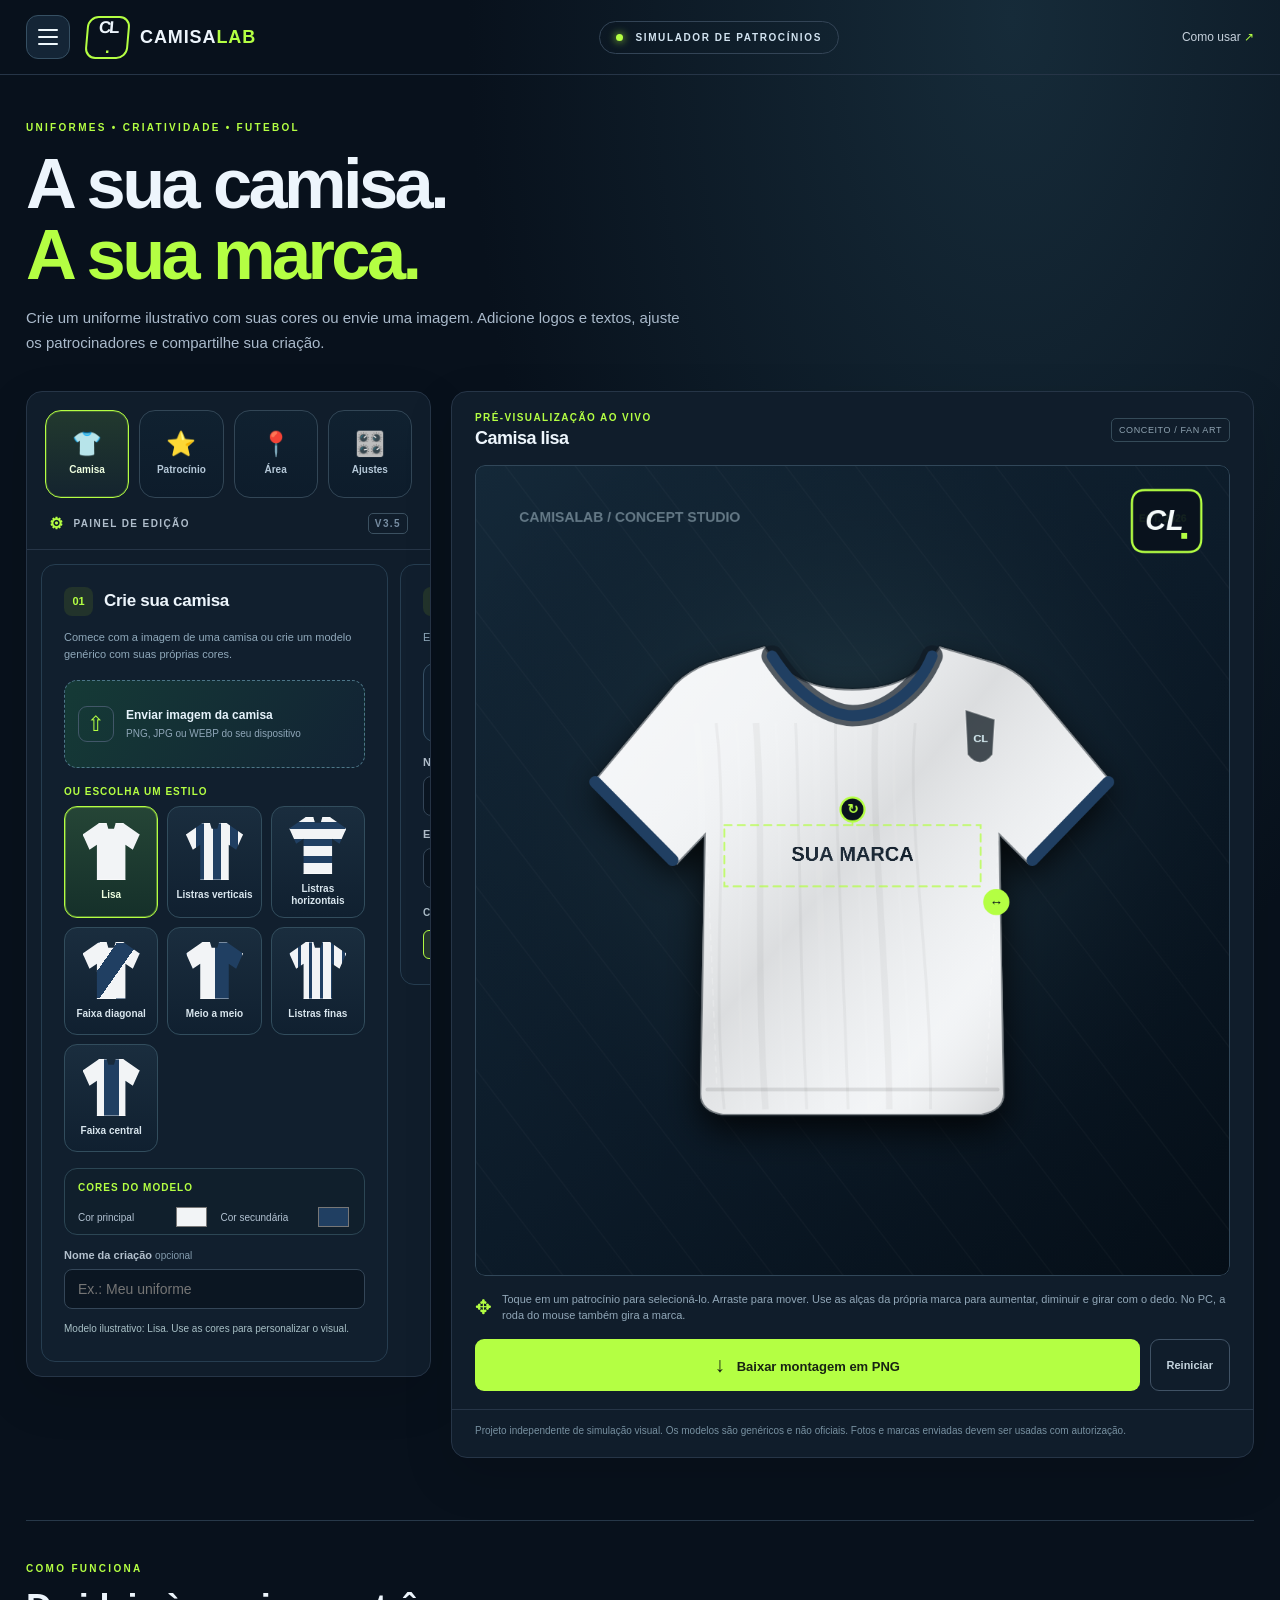
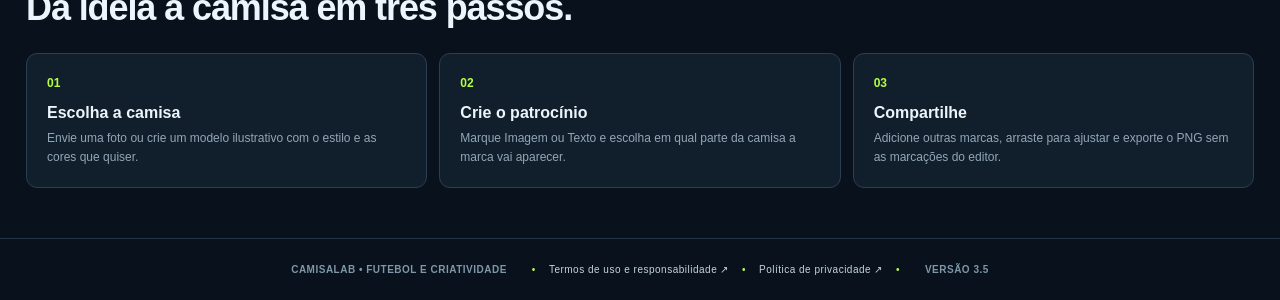
<file: index.html>
<!doctype html>
<html lang="pt-BR">
<head>
  <meta charset="UTF-8" />
  <meta name="viewport" content="width=device-width,initial-scale=1" />
  <meta name="theme-color" content="#09121d" />
  <meta name="google-site-verification" content="Ua-_Jr2Thak1qqpLT_17-zgDK1MsY8dN1wjbNfvPcL8" />
  <meta name="description" content="Crie camisas de futebol ilustrativas ou envie uma imagem própria. Simule patrocinadores com logos e textos, personalize cores e baixe sua montagem em PNG." />
  <meta name="robots" content="index, follow, max-image-preview:large" />
  <meta name="author" content="CamisaLab" />
  <link rel="canonical" href="https://camisalab.vercel.app/" />
  <meta property="og:type" content="website" />
  <meta property="og:locale" content="pt_BR" />
  <meta property="og:site_name" content="CamisaLab" />
  <meta property="og:title" content="CamisaLab | Simulador de Patrocínios em Camisas de Futebol" />
  <meta property="og:description" content="Use modelos genéricos ou envie sua própria camisa. Adicione patrocínios em texto ou logo e baixe em PNG." />
  <meta property="og:url" content="https://camisalab.vercel.app/" />
  <meta name="twitter:card" content="summary" />
  <meta name="twitter:title" content="CamisaLab | Personalize Camisas de Futebol Online" />
  <meta name="twitter:description" content="Simule marcas e patrocinadores em camisas de futebol usando o CamisaLab." />
  <title>CamisaLab | Simulador de Patrocínios em Camisas de Futebol</title>
  <script type="application/ld+json">
  {
    "@context": "https://schema.org",
    "@type": "WebApplication",
    "name": "CamisaLab",
    "url": "https://camisalab.vercel.app/",
    "description": "Editor online para simular patrocinadores, imagens e textos em camisas de futebol.",
    "applicationCategory": "DesignApplication",
    "operatingSystem": "Any",
    "inLanguage": "pt-BR",
    "offers": {"@type": "Offer", "price": "0", "priceCurrency": "BRL"}
  }
  </script>
  <link rel="stylesheet" href="styles.css" />
</head>
<body>
  <header class="topbar">
    <div class="topbar-start">
      <button type="button" class="site-menu-toggle" id="siteMenuToggle" aria-label="Abrir menu" aria-controls="siteSideMenu" aria-expanded="false">
        <span class="site-menu-hamburger" aria-hidden="true"><span></span><span></span><span></span></span>
      </button>
      <a class="brand" href="#inicio" aria-label="CamisaLab, início"><span class="brand-mark">CL<span>.</span></span><span class="brand-word">CAMISA<span>LAB</span></span></a>
    </div>
    <span class="top-pill"><span class="live-dot"></span> SIMULADOR DE PATROCÍNIOS</span>
    <a class="top-help" href="#como-usar">Como usar <span aria-hidden="true">↗</span></a>
  </header>

  <div class="site-menu-backdrop" id="siteMenuBackdrop" hidden></div>
  <aside class="site-side-menu" id="siteSideMenu" role="dialog" aria-modal="true" aria-labelledby="siteMenuTitle" aria-hidden="true" inert>
    <div class="site-menu-head">
      <div><span class="site-menu-overline">NAVEGAÇÃO</span><h2 id="siteMenuTitle">Menu CamisaLab<span>.</span></h2></div>
      <button type="button" class="site-menu-close" id="siteMenuClose" aria-label="Fechar menu">×</button>
    </div>
    <nav class="site-side-nav" aria-label="Links do CamisaLab">
      <span class="site-menu-label">NAVEGAR</span>
      <a class="site-menu-link" href="#inicio"><span class="site-menu-icon" aria-hidden="true">⌂</span><span>Início</span><span class="site-menu-arrow" aria-hidden="true">›</span></a>
      <a class="site-menu-link" href="#editor"><span class="site-menu-icon" aria-hidden="true">👕</span><span>Editor de camisas</span><span class="site-menu-arrow" aria-hidden="true">›</span></a>
      <a class="site-menu-link" href="#como-usar"><span class="site-menu-icon" aria-hidden="true">?</span><span>Como usar</span><span class="site-menu-arrow" aria-hidden="true">›</span></a>
      <span class="site-menu-label site-menu-divider">INFORMAÇÕES DO SITE</span>
      <a class="site-menu-link" href="termos.html" target="_blank" rel="noopener noreferrer"><span class="site-menu-icon" aria-hidden="true">§</span><span>Termos de uso e responsabilidade</span><span class="site-menu-arrow" aria-hidden="true">↗</span></a>
      <a class="site-menu-link" href="privacidade.html" target="_blank" rel="noopener noreferrer"><span class="site-menu-icon" aria-hidden="true">♢</span><span>Política de privacidade</span><span class="site-menu-arrow" aria-hidden="true">↗</span></a>
    </nav>
    <div class="site-menu-note"><span class="site-menu-note-dot" aria-hidden="true"></span> Simulador independente de camisas de futebol.</div>
  </aside>

  <main id="inicio" class="shell">
    <section class="intro">
      <div class="eyebrow">UNIFORMES • CRIATIVIDADE • FUTEBOL</div>
      <h1>A sua camisa.<br /><em>A sua marca.</em></h1>
      <p>Crie um uniforme ilustrativo com suas cores ou envie uma imagem. Adicione logos e textos, ajuste os patrocinadores e compartilhe sua criação.</p>
    </section>

    <section class="workspace" id="editor" aria-label="Editor de camisas">
      <aside class="controls">
        <div class="app-dock" id="appDock" role="group" aria-label="Seções do painel">
          <button type="button" class="dock-app active" data-page-target="page-clube" aria-pressed="true"><span class="dock-icon">👕</span><span>Camisa</span></button>
          <button type="button" class="dock-app" data-page-target="page-patrocinio" aria-pressed="false"><span class="dock-icon">⭐</span><span>Patrocínio</span></button>
          <button type="button" class="dock-app" data-page-target="page-area" aria-pressed="false"><span class="dock-icon">📍</span><span>Área</span></button>
          <button type="button" class="dock-app" data-page-target="page-ajustes" aria-pressed="false"><span class="dock-icon">🎛️</span><span>Ajustes</span></button>
        </div>
        <div class="sidebar-heading"><span class="mini-icon">⚙</span> PAINEL DE EDIÇÃO <span class="version">V3.5</span></div>
        <div class="control-pages" id="controlPages">

        <section class="panel-section control-page" id="page-clube">
          <div class="section-top"><span class="step">01</span><h2>Crie sua camisa</h2></div>
          <p class="section-description">Comece com a imagem de uma camisa ou crie um modelo genérico com suas próprias cores.</p>
          <label class="upload-tile model-upload" id="shirtUploadTile" for="shirtUpload"><span class="upload-icon">⇧</span><span><b>Enviar imagem da camisa</b><small>PNG, JPG ou WEBP do seu dispositivo</small></span></label>
          <input id="shirtUpload" type="file" accept="image/png,image/jpeg,image/webp,image/avif" hidden />
          <button id="clearShirt" class="text-action" type="button" hidden>Remover imagem e voltar ao modelo</button>
          <div class="small-heading model-heading">OU ESCOLHA UM ESTILO</div>
          <div class="model-grid" id="modelGrid" role="group" aria-label="Estilo do uniforme">
            <button type="button" class="model-choice active" data-shirt-model="plain" aria-pressed="true"><span class="model-mini mini-plain" aria-hidden="true"></span><span>Lisa</span></button>
            <button type="button" class="model-choice" data-shirt-model="vertical" aria-pressed="false"><span class="model-mini mini-vertical" aria-hidden="true"></span><span>Listras verticais</span></button>
            <button type="button" class="model-choice" data-shirt-model="horizontal" aria-pressed="false"><span class="model-mini mini-horizontal" aria-hidden="true"></span><span>Listras horizontais</span></button>
            <button type="button" class="model-choice" data-shirt-model="sash" aria-pressed="false"><span class="model-mini mini-sash" aria-hidden="true"></span><span>Faixa diagonal</span></button>
            <button type="button" class="model-choice" data-shirt-model="half" aria-pressed="false"><span class="model-mini mini-half" aria-hidden="true"></span><span>Meio a meio</span></button>
            <button type="button" class="model-choice" data-shirt-model="pinstripes" aria-pressed="false"><span class="model-mini mini-pinstripes" aria-hidden="true"></span><span>Listras finas</span></button>
            <button type="button" class="model-choice" data-shirt-model="center" aria-pressed="false"><span class="model-mini mini-center" aria-hidden="true"></span><span>Faixa central</span></button>
          </div>
          <div class="model-colors">
            <div class="small-heading">CORES DO MODELO</div>
            <div class="detail-grid">
              <label class="color-field">Cor principal <input id="primaryColor" type="color" value="#f2f4f6" /></label>
              <label class="color-field">Cor secundária <input id="secondaryColor" type="color" value="#203f62" /></label>
            </div>
          </div>
          <label for="designName">Nome da criação <span class="optional">opcional</span></label>
          <input id="designName" class="field" maxlength="42" placeholder="Ex.: Meu uniforme" />
          <p id="modelStatus" class="fine-note model-status" role="status" aria-live="polite">Modelo ilustrativo: Lisa. Use as cores para personalizar o visual.</p>
        </section>

        <section class="panel-section control-page" id="page-patrocinio">
          <div class="section-top"><span class="step">02</span><h2>O que vai no patrocínio?</h2></div>
          <p class="section-description">Escolha como sua marca vai aparecer no uniforme.</p>
          <div class="type-picker" role="group" aria-label="Tipo de patrocínio">
            <button type="button" class="type-option" data-kind="logo" aria-pressed="false"><span class="type-icon" aria-hidden="true">▧</span><span><strong>Imagem / Logo</strong><small>Enviar arquivo</small></span></button>
            <button type="button" class="type-option active" data-kind="text" aria-pressed="true"><span class="type-icon type-letter" aria-hidden="true">Aa</span><span><strong>Texto</strong><small>Escrever nome</small></span></button>
          </div>
          <div id="imageFields" class="mode-fields" hidden>
            <label class="upload-tile sponsor-upload" for="logoUpload"><span class="upload-icon">＋</span><span><b id="logoUploadLabel">Escolher imagem da empresa</b><small>PNG transparente, JPG, SVG ou WEBP</small></span></label>
            <input id="logoUpload" type="file" accept="image/png,image/jpeg,image/webp,image/svg+xml" hidden />
            <button id="removeLogo" class="text-action" type="button" hidden>Remover imagem deste espaço</button>
            <p class="fine-note">Dica: logos sem fundo branco ficam mais naturais.</p>
          </div>
          <div id="textFields" class="mode-fields">
            <label for="sponsorText">Nome que aparece na camisa</label>
            <input id="sponsorText" class="field" maxlength="36" value="SUA MARCA" placeholder="Ex.: Minha Empresa" />
            <div class="text-format-grid">
              <div><label for="fontFamily">Estilo da fonte</label><select id="fontFamily" class="field"><option value="sport">Esportiva</option><option value="modern">Moderna</option><option value="classic">Clássica</option><option value="tech">Tecnológica</option></select></div>
              <div><label for="fontWeight">Espessura</label><select id="fontWeight" class="field"><option value="900">Forte</option><option value="600">Média</option><option value="400">Normal</option></select></div>
            </div>
          </div>
          <div class="small-heading">COR DO PATROCINADOR</div>
          <div class="swatch-row" role="group" aria-label="Cores do patrocinador">
            <button class="swatch active" type="button" data-tint="original">Original</button>
            <button class="swatch" type="button" data-tint="#FFFFFF">Branca</button>
            <button class="swatch" type="button" data-tint="#101820">Preta</button>
            <label class="swatch custom-swatch" title="Outra cor">Outra <input id="tintColor" aria-label="Escolher outra cor" type="color" value="#ffad32" /></label>
          </div>
        </section>

        <section class="panel-section control-page" id="page-area">
          <div class="section-top"><span class="step">03</span><h2>Onde colocar?</h2></div>
          <p class="section-description">Selecione uma área para editar. Cada área pode ter uma imagem ou texto diferente.</p>
          <div class="position-grid" id="positionGrid" role="group" aria-label="Selecionar posição na camisa">
            <button type="button" class="position-option active" data-position="center" aria-pressed="true"><span class="position-symbol">◉</span><span>Centro</span><i class="filled-indicator" aria-hidden="true"></i></button>
            <button type="button" class="position-option" data-position="leftChest" aria-pressed="false"><span class="position-symbol">↖</span><span>Peito esq.</span><i class="filled-indicator" aria-hidden="true"></i></button>
            <button type="button" class="position-option" data-position="rightChest" aria-pressed="false"><span class="position-symbol">↗</span><span>Peito dir.</span><i class="filled-indicator" aria-hidden="true"></i></button>
            <button type="button" class="position-option" data-position="leftSleeve" aria-pressed="false"><span class="position-symbol">⇤</span><span>Manga esq.</span><i class="filled-indicator" aria-hidden="true"></i></button>
            <button type="button" class="position-option" data-position="rightSleeve" aria-pressed="false"><span class="position-symbol">⇥</span><span>Manga dir.</span><i class="filled-indicator" aria-hidden="true"></i></button>
            <button type="button" class="position-option" data-position="lower" aria-pressed="false"><span class="position-symbol">↓</span><span>Parte inferior</span><i class="filled-indicator" aria-hidden="true"></i></button>
          </div>
          <div class="area-status" id="areaStatus" role="status" aria-live="polite"></div>
          <div class="area-buttons">
            <button type="button" id="addArea" class="add-area-btn" hidden>＋ Adicionar patrocínio aqui</button>
            <button type="button" id="clearArea" class="clear-area-btn">✕ Remover desta área</button>
          </div>
          <div class="free-move-box">
            <div class="small-heading move-heading">MOVER LIVREMENTE</div>
            <p class="move-help">Arraste a marca direto na camisa ou use os controles abaixo para ajustar com precisão.</p>
            <div class="nudge-layout">
              <div class="nudge-pad" role="group" aria-label="Mover patrocínio em qualquer direção">
                <button type="button" class="nudge-btn" data-nudge="up" aria-label="Mover para cima">↑</button>
                <div class="nudge-middle">
                  <button type="button" class="nudge-btn" data-nudge="left" aria-label="Mover para a esquerda">←</button>
                  <button type="button" class="nudge-center" id="centerAreaBtn" aria-label="Voltar para a posição inicial desta área">•</button>
                  <button type="button" class="nudge-btn" data-nudge="right" aria-label="Mover para a direita">→</button>
                </div>
                <button type="button" class="nudge-btn" data-nudge="down" aria-label="Mover para baixo">↓</button>
              </div>
              <div class="axis-controls">
                <div>
                  <div class="range-label"><label for="xRange">Horizontal</label><output id="xValue">50%</output></div>
                  <input id="xRange" type="range" min="0" max="100" value="50" />
                </div>
                <div>
                  <div class="range-label"><label for="yRange">Vertical</label><output id="yValue">48%</output></div>
                  <input id="yRange" type="range" min="0" max="100" value="48" />
                </div>
              </div>
            </div>
          </div>
          <div class="rotate-box">
            <div class="small-heading move-heading">GIRO 360°</div>
            <p class="move-help">Gire a marca livremente em qualquer ângulo usando os botões ou o controle deslizante.</p>
            <div class="rotate-layout">
              <div class="rotate-buttons" role="group" aria-label="Girar patrocínio">
                <button type="button" class="rotate-btn" data-rotate-step="-15" aria-label="Girar 15 graus para a esquerda">⟲ 15°</button>
                <button type="button" class="rotate-btn center" id="resetRotationBtn" aria-label="Voltar rotação para zero">0°</button>
                <button type="button" class="rotate-btn" data-rotate-step="15" aria-label="Girar 15 graus para a direita">15° ⟳</button>
              </div>
              <div>
                <div class="range-label"><label for="rotationRange">Ângulo</label><output id="rotationValue">0°</output></div>
                <input id="rotationRange" type="range" min="0" max="360" value="0" />
              </div>
            </div>
          </div>
        </section>

        <section class="panel-section control-page" id="page-ajustes">
          <div class="section-top"><span class="step">04</span><h2>Personalize os ajustes</h2></div>
          <div class="range-label"><label for="sizeRange">Tamanho</label><output id="sizeValue">32%</output></div>
          <input id="sizeRange" type="range" min="5" max="80" value="32" />
          <div class="range-label"><label for="opacityRange">Transparência</label><output id="opacityValue">100%</output></div>
          <input id="opacityRange" type="range" min="10" max="100" value="100" />
          <details class="custom-detail advanced-detail">
            <summary>Mais ajustes <span>+</span></summary>
            <div class="advanced-inner">
              <div id="whiteOption" class="check-row"><label for="removeWhite">Remover fundo branco da imagem</label><input id="removeWhite" type="checkbox" /></div>
              <div class="check-row"><label for="fabricEffect">Efeito de tecido na marca</label><input id="fabricEffect" type="checkbox" checked /></div>
            </div>
          </details>
          <button class="reset-button" type="button" id="resetBtn">↺ &nbsp; Centralizar e restaurar ajustes</button>
        </section>
        </div>
      </aside>

      <section class="stage-panel">
        <div class="stage-toolbar">
          <div><div class="stage-eyebrow">PRÉ-VISUALIZAÇÃO AO VIVO</div><div class="stage-title" id="stageTitle">Sua camisa personalizada</div></div>
          <span class="preview-tag">CONCEITO / FAN ART</span>
        </div>
        <div class="canvas-holder">
          <canvas id="shirtCanvas" width="1024" height="1100" aria-label="Prévia da camisa com vários patrocinadores. Toque numa marca para selecioná-la e arraste para mudar de posição." role="img"></canvas>
        </div>
        <div class="stage-tip"><span>✥</span><span>Toque em um patrocínio para selecioná-lo. Arraste para mover. Use as alças da própria marca para aumentar, diminuir e girar com o dedo. No PC, a roda do mouse também gira a marca.</span></div>
        <button id="jumpToControls" class="jump-to-controls" type="button">↓ Ir para as opções de edição</button>
        <div class="stage-actions">
          <button id="downloadBtn" type="button" class="download-btn"><span>↓</span> Baixar montagem em PNG</button>
          <button id="resetAllBtn" type="button" class="minor-btn">Reiniciar</button>
        </div>
        <div class="stage-footnote">Projeto independente de simulação visual. Os modelos são genéricos e não oficiais. Fotos e marcas enviadas devem ser usadas com autorização.</div>
      </section>
    </section>

    <section id="como-usar" class="howto">
      <div><span class="eyebrow">COMO FUNCIONA</span><h2>Da ideia à camisa em três passos.</h2></div>
      <div class="howto-cards"><div><span>01</span><h3>Escolha a camisa</h3><p>Envie uma foto ou crie um modelo ilustrativo com o estilo e as cores que quiser.</p></div><div><span>02</span><h3>Crie o patrocínio</h3><p>Marque Imagem ou Texto e escolha em qual parte da camisa a marca vai aparecer.</p></div><div><span>03</span><h3>Compartilhe</h3><p>Adicione outras marcas, arraste para ajustar e exporte o PNG sem as marcações do editor.</p></div></div>
    </section>
  </main>
  <footer class="site-footer">
    <span class="footer-main">CamisaLab • Futebol e criatividade</span>
    <span class="footer-dot" aria-hidden="true">•</span>
    <a href="termos.html" target="_blank" rel="noopener noreferrer">Termos de uso e responsabilidade ↗</a>
    <span class="footer-dot" aria-hidden="true">•</span>
    <a href="privacidade.html" target="_blank" rel="noopener noreferrer">Política de privacidade ↗</a>
    <span class="footer-dot" aria-hidden="true">•</span>
    <span class="footer-main">Versão 3.5</span>
  </footer>
  <script src="app.js" defer></script>
</body>
</html>
</file>
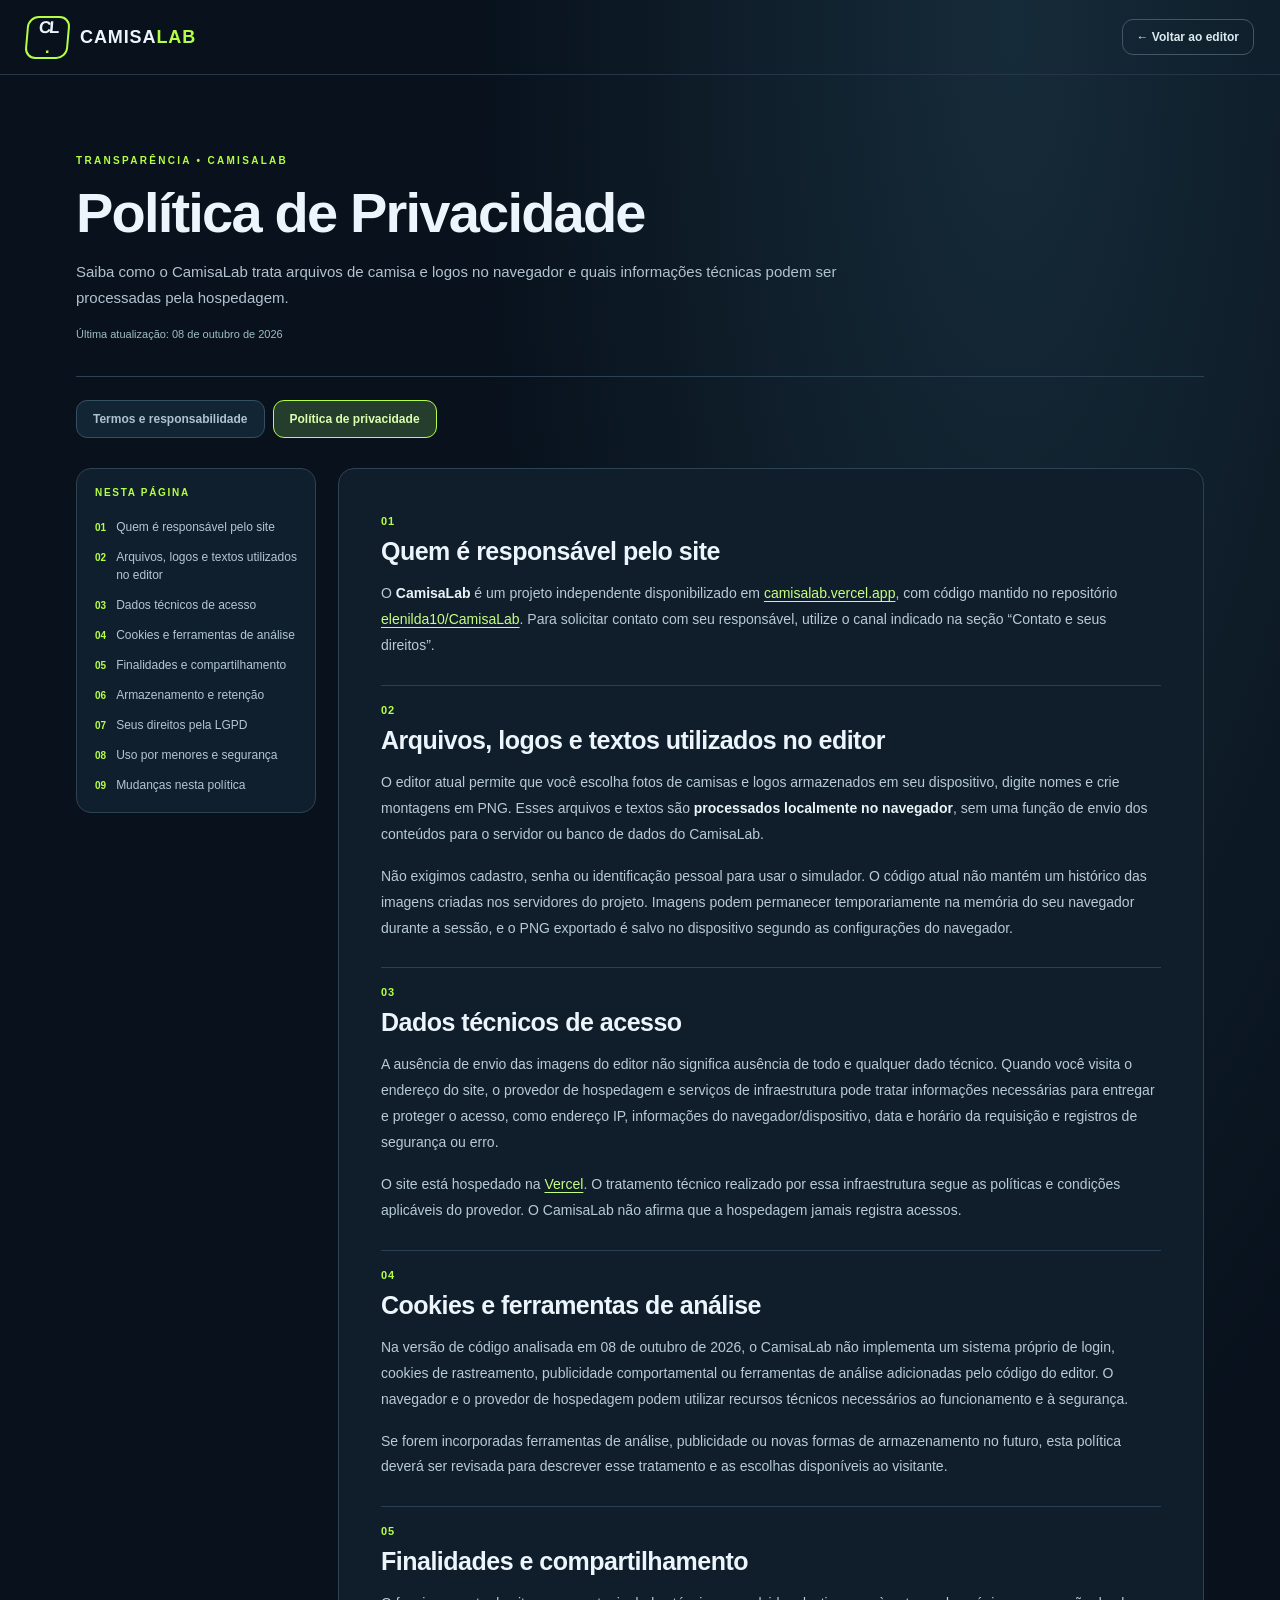
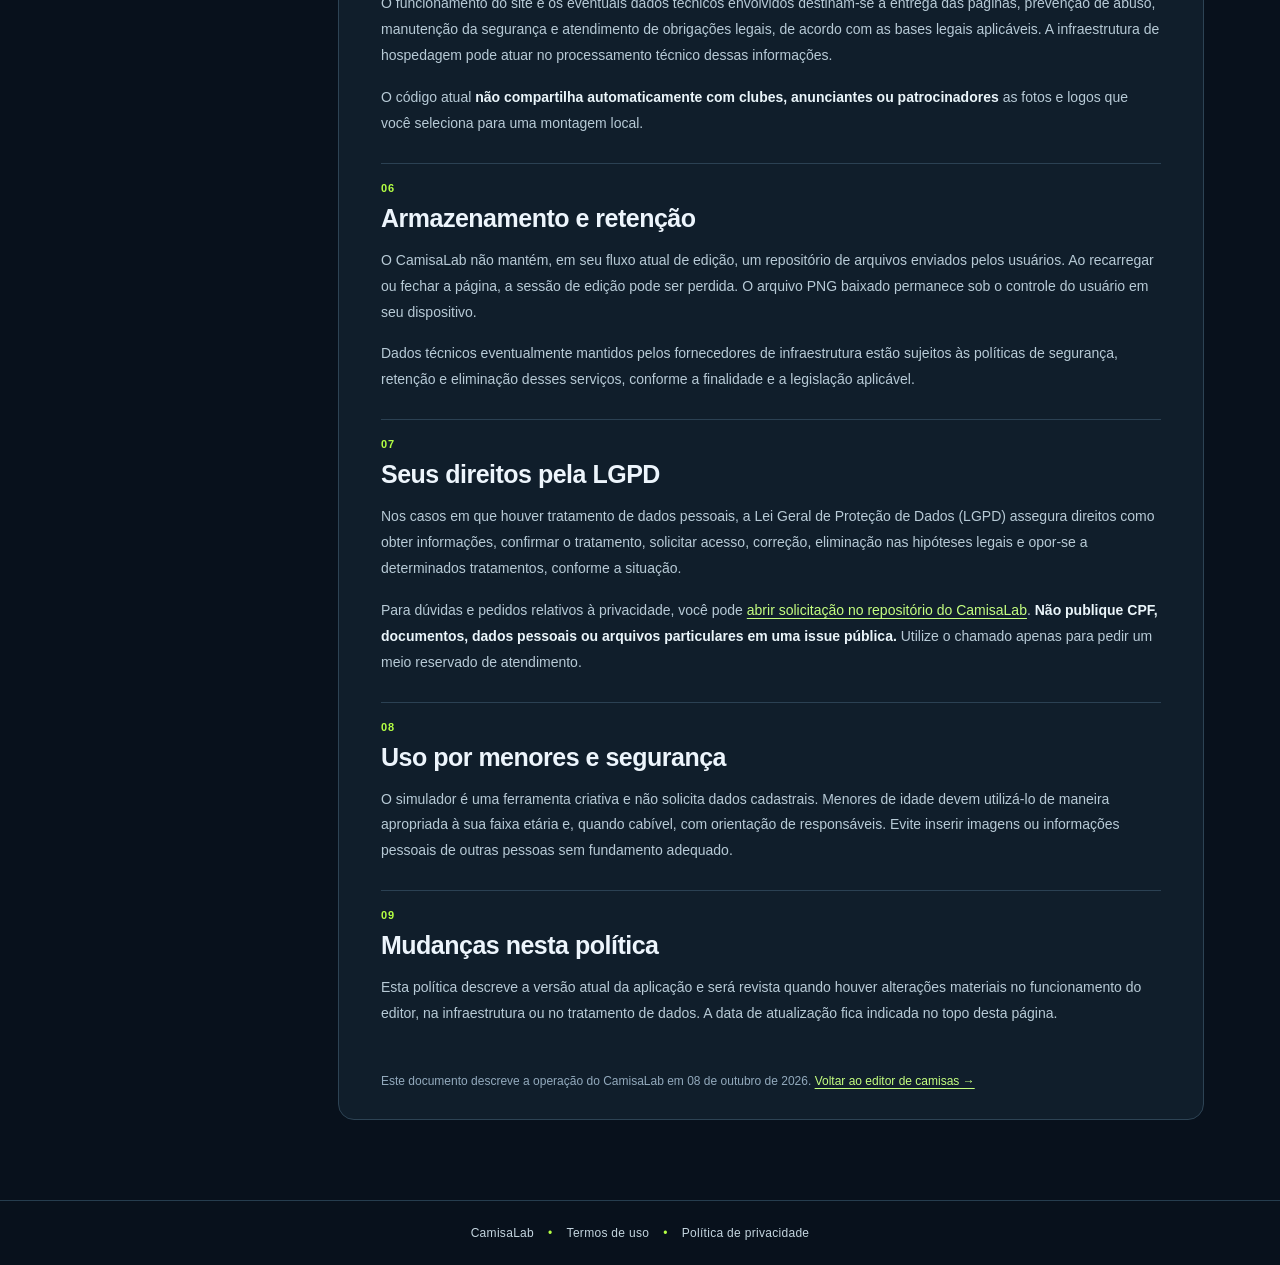
<file: privacidade.html>
<!doctype html>
<html lang="pt-BR">
<head>
<meta charset="UTF-8" />
<meta name="viewport" content="width=device-width, initial-scale=1" />
<meta name="theme-color" content="#09121d" />
<title>Política de Privacidade | CamisaLab</title>
<meta name="description" content="Saiba como o CamisaLab trata arquivos de camisa e logos no navegador e quais informações técnicas podem ser processadas pela hospedagem." />
<meta name="robots" content="index, follow" />
<link rel="canonical" href="https://camisalab.vercel.app/privacidade.html" />
<meta property="og:type" content="website" />
<meta property="og:site_name" content="CamisaLab" />
<meta property="og:locale" content="pt_BR" />
<meta property="og:title" content="Política de Privacidade | CamisaLab" />
<meta property="og:description" content="Saiba como o CamisaLab trata arquivos de camisa e logos no navegador e quais informações técnicas podem ser processadas pela hospedagem." />
<meta property="og:url" content="https://camisalab.vercel.app/privacidade.html" />
<link rel="stylesheet" href="styles.css" />
</head>
<body class="legal-page">
<header class="topbar">
<a class="brand" href="./" aria-label="CamisaLab, página inicial"><span class="brand-mark">CL<span>.</span></span><span class="brand-word">CAMISA<span>LAB</span></span></a>
<a class="legal-home-link" href="./">← Voltar ao editor</a>
</header>
<main class="legal-main">
 <div class="legal-hero">
   <span class="eyebrow">TRANSPARÊNCIA • CAMISALAB</span>
   <h1>Política de Privacidade</h1>
   <p>Saiba como o CamisaLab trata arquivos de camisa e logos no navegador e quais informações técnicas podem ser processadas pela hospedagem.</p>
   <span class="legal-date">Última atualização: 08 de outubro de 2026</span>
 </div>
 <nav class="legal-switch" aria-label="Documentos legais">
 <a class="" href="termos.html" >Termos e responsabilidade</a>
 <a class="current" href="privacidade.html" aria-current="page">Política de privacidade</a>
 </nav>
 <div class="legal-layout">
   <aside class="legal-index" aria-label="Índice das seções"><span class="legal-index-title">NESTA PÁGINA</span><a href="#sec-01"><span>01</span> Quem é responsável pelo site</a>
<a href="#sec-02"><span>02</span> Arquivos, logos e textos utilizados no editor</a>
<a href="#sec-03"><span>03</span> Dados técnicos de acesso</a>
<a href="#sec-04"><span>04</span> Cookies e ferramentas de análise</a>
<a href="#sec-05"><span>05</span> Finalidades e compartilhamento</a>
<a href="#sec-06"><span>06</span> Armazenamento e retenção</a>
<a href="#sec-07"><span>07</span> Seus direitos pela LGPD</a>
<a href="#sec-08"><span>08</span> Uso por menores e segurança</a>
<a href="#sec-09"><span>09</span> Mudanças nesta política</a></aside>
   <article class="legal-document">
   <section id="sec-01" class="legal-section"><span class="legal-count">01</span><h2>Quem é responsável pelo site</h2><p>O <strong>CamisaLab</strong> é um projeto independente disponibilizado em <a href="https://camisalab.vercel.app/">camisalab.vercel.app</a>, com código mantido no repositório <a href="https://github.com/elenilda10/CamisaLab" target="_blank" rel="noopener noreferrer">elenilda10/CamisaLab</a>. Para solicitar contato com seu responsável, utilize o canal indicado na seção “Contato e seus direitos”.</p></section>
<section id="sec-02" class="legal-section"><span class="legal-count">02</span><h2>Arquivos, logos e textos utilizados no editor</h2><p>O editor atual permite que você escolha fotos de camisas e logos armazenados em seu dispositivo, digite nomes e crie montagens em PNG. Esses arquivos e textos são <strong>processados localmente no navegador</strong>, sem uma função de envio dos conteúdos para o servidor ou banco de dados do CamisaLab.</p><p>Não exigimos cadastro, senha ou identificação pessoal para usar o simulador. O código atual não mantém um histórico das imagens criadas nos servidores do projeto. Imagens podem permanecer temporariamente na memória do seu navegador durante a sessão, e o PNG exportado é salvo no dispositivo segundo as configurações do navegador.</p></section>
<section id="sec-03" class="legal-section"><span class="legal-count">03</span><h2>Dados técnicos de acesso</h2><p>A ausência de envio das imagens do editor não significa ausência de todo e qualquer dado técnico. Quando você visita o endereço do site, o provedor de hospedagem e serviços de infraestrutura pode tratar informações necessárias para entregar e proteger o acesso, como endereço IP, informações do navegador/dispositivo, data e horário da requisição e registros de segurança ou erro.</p><p>O site está hospedado na <a href="https://vercel.com/legal/privacy-policy" target="_blank" rel="noopener noreferrer">Vercel</a>. O tratamento técnico realizado por essa infraestrutura segue as políticas e condições aplicáveis do provedor. O CamisaLab não afirma que a hospedagem jamais registra acessos.</p></section>
<section id="sec-04" class="legal-section"><span class="legal-count">04</span><h2>Cookies e ferramentas de análise</h2><p>Na versão de código analisada em 08 de outubro de 2026, o CamisaLab não implementa um sistema próprio de login, cookies de rastreamento, publicidade comportamental ou ferramentas de análise adicionadas pelo código do editor. O navegador e o provedor de hospedagem podem utilizar recursos técnicos necessários ao funcionamento e à segurança.</p><p>Se forem incorporadas ferramentas de análise, publicidade ou novas formas de armazenamento no futuro, esta política deverá ser revisada para descrever esse tratamento e as escolhas disponíveis ao visitante.</p></section>
<section id="sec-05" class="legal-section"><span class="legal-count">05</span><h2>Finalidades e compartilhamento</h2><p>O funcionamento do site e os eventuais dados técnicos envolvidos destinam-se à entrega das páginas, prevenção de abuso, manutenção da segurança e atendimento de obrigações legais, de acordo com as bases legais aplicáveis. A infraestrutura de hospedagem pode atuar no processamento técnico dessas informações.</p><p>O código atual <strong>não compartilha automaticamente com clubes, anunciantes ou patrocinadores</strong> as fotos e logos que você seleciona para uma montagem local.</p></section>
<section id="sec-06" class="legal-section"><span class="legal-count">06</span><h2>Armazenamento e retenção</h2><p>O CamisaLab não mantém, em seu fluxo atual de edição, um repositório de arquivos enviados pelos usuários. Ao recarregar ou fechar a página, a sessão de edição pode ser perdida. O arquivo PNG baixado permanece sob o controle do usuário em seu dispositivo.</p><p>Dados técnicos eventualmente mantidos pelos fornecedores de infraestrutura estão sujeitos às políticas de segurança, retenção e eliminação desses serviços, conforme a finalidade e a legislação aplicável.</p></section>
<section id="sec-07" class="legal-section"><span class="legal-count">07</span><h2>Seus direitos pela LGPD</h2><p>Nos casos em que houver tratamento de dados pessoais, a Lei Geral de Proteção de Dados (LGPD) assegura direitos como obter informações, confirmar o tratamento, solicitar acesso, correção, eliminação nas hipóteses legais e opor-se a determinados tratamentos, conforme a situação.</p><p>Para dúvidas e pedidos relativos à privacidade, você pode <a href="https://github.com/elenilda10/CamisaLab/issues/new" target="_blank" rel="noopener noreferrer">abrir solicitação no repositório do CamisaLab</a>. <strong>Não publique CPF, documentos, dados pessoais ou arquivos particulares em uma issue pública.</strong> Utilize o chamado apenas para pedir um meio reservado de atendimento.</p></section>
<section id="sec-08" class="legal-section"><span class="legal-count">08</span><h2>Uso por menores e segurança</h2><p>O simulador é uma ferramenta criativa e não solicita dados cadastrais. Menores de idade devem utilizá-lo de maneira apropriada à sua faixa etária e, quando cabível, com orientação de responsáveis. Evite inserir imagens ou informações pessoais de outras pessoas sem fundamento adequado.</p></section>
<section id="sec-09" class="legal-section"><span class="legal-count">09</span><h2>Mudanças nesta política</h2><p>Esta política descreve a versão atual da aplicação e será revista quando houver alterações materiais no funcionamento do editor, na infraestrutura ou no tratamento de dados. A data de atualização fica indicada no topo desta página.</p></section>
   <p class="legal-ending">Este documento descreve a operação do CamisaLab em 08 de outubro de 2026. <a href="./">Voltar ao editor de camisas →</a></p>
   </article>
 </div>
</main>
<footer class="legal-footer"><a href="./">CamisaLab</a><span>•</span><a href="termos.html">Termos de uso</a><span>•</span><a href="privacidade.html">Política de privacidade</a></footer>
</body>
</html>
</file>
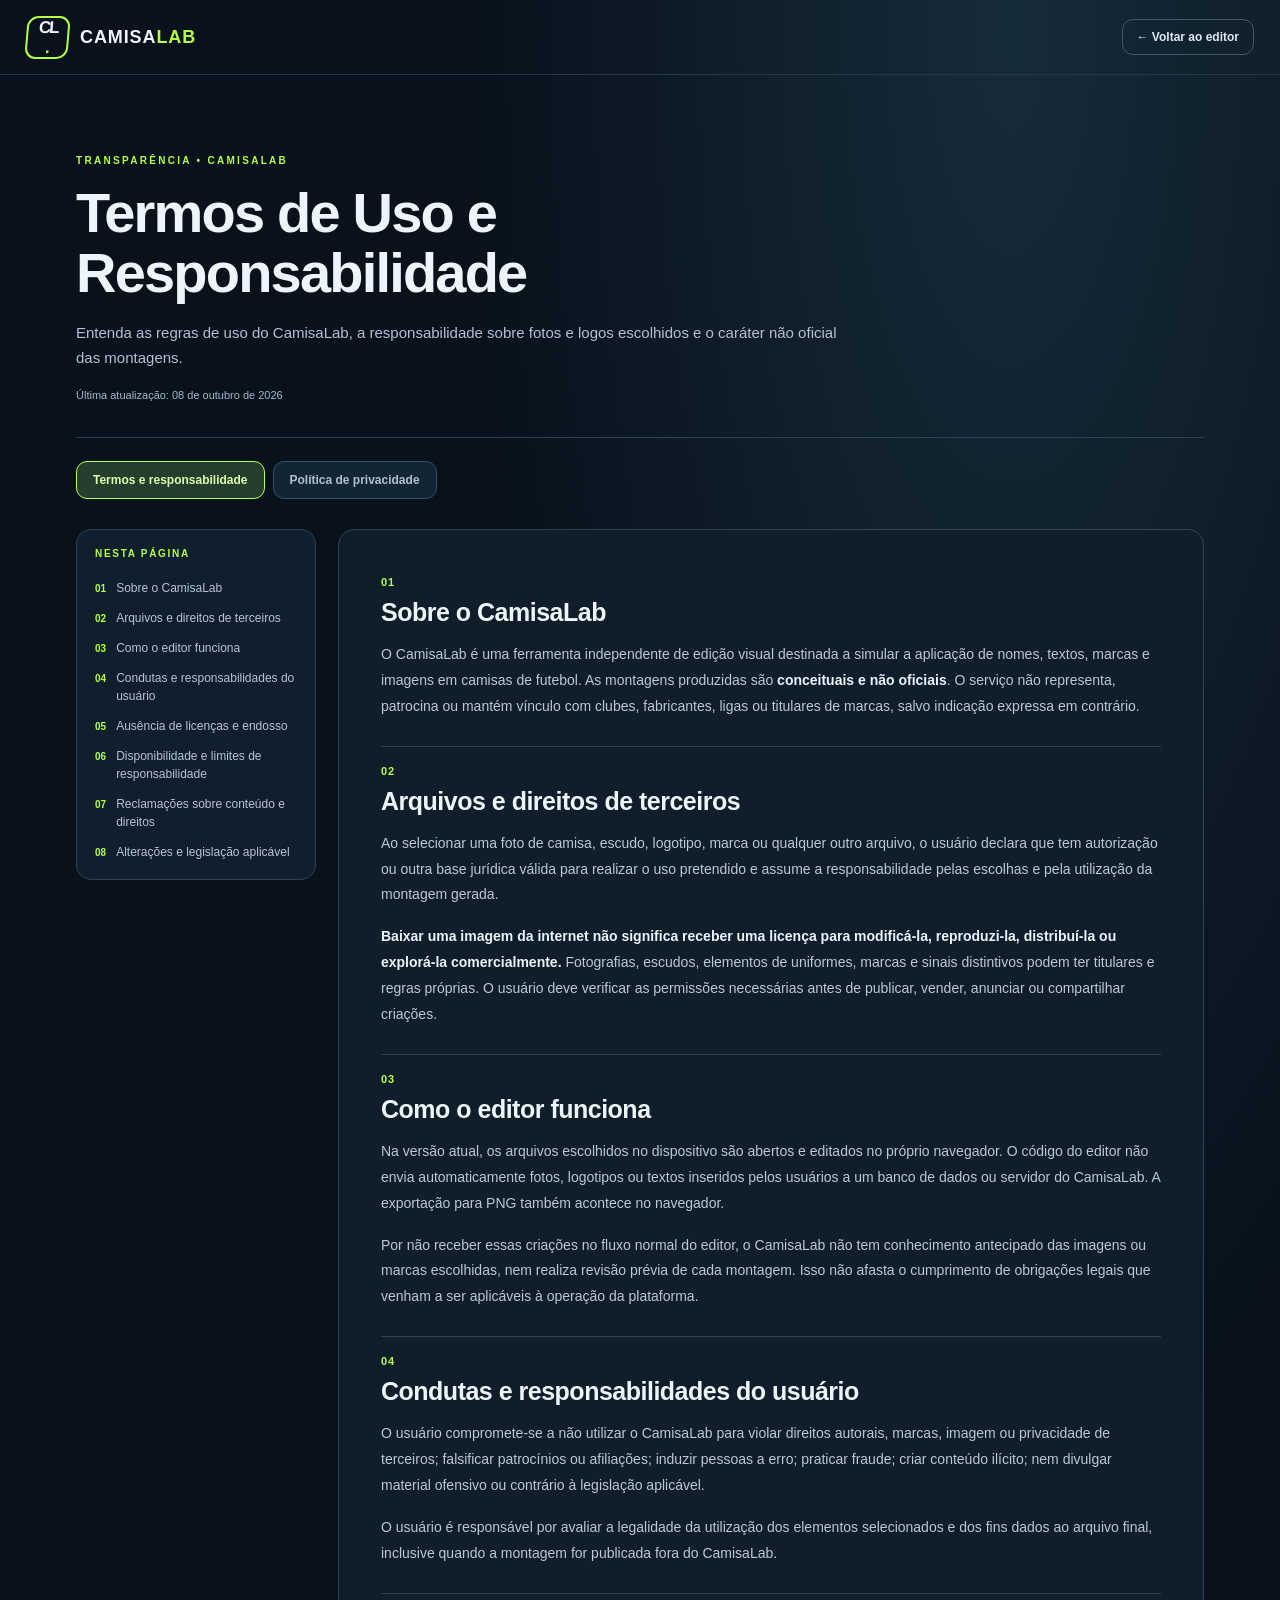
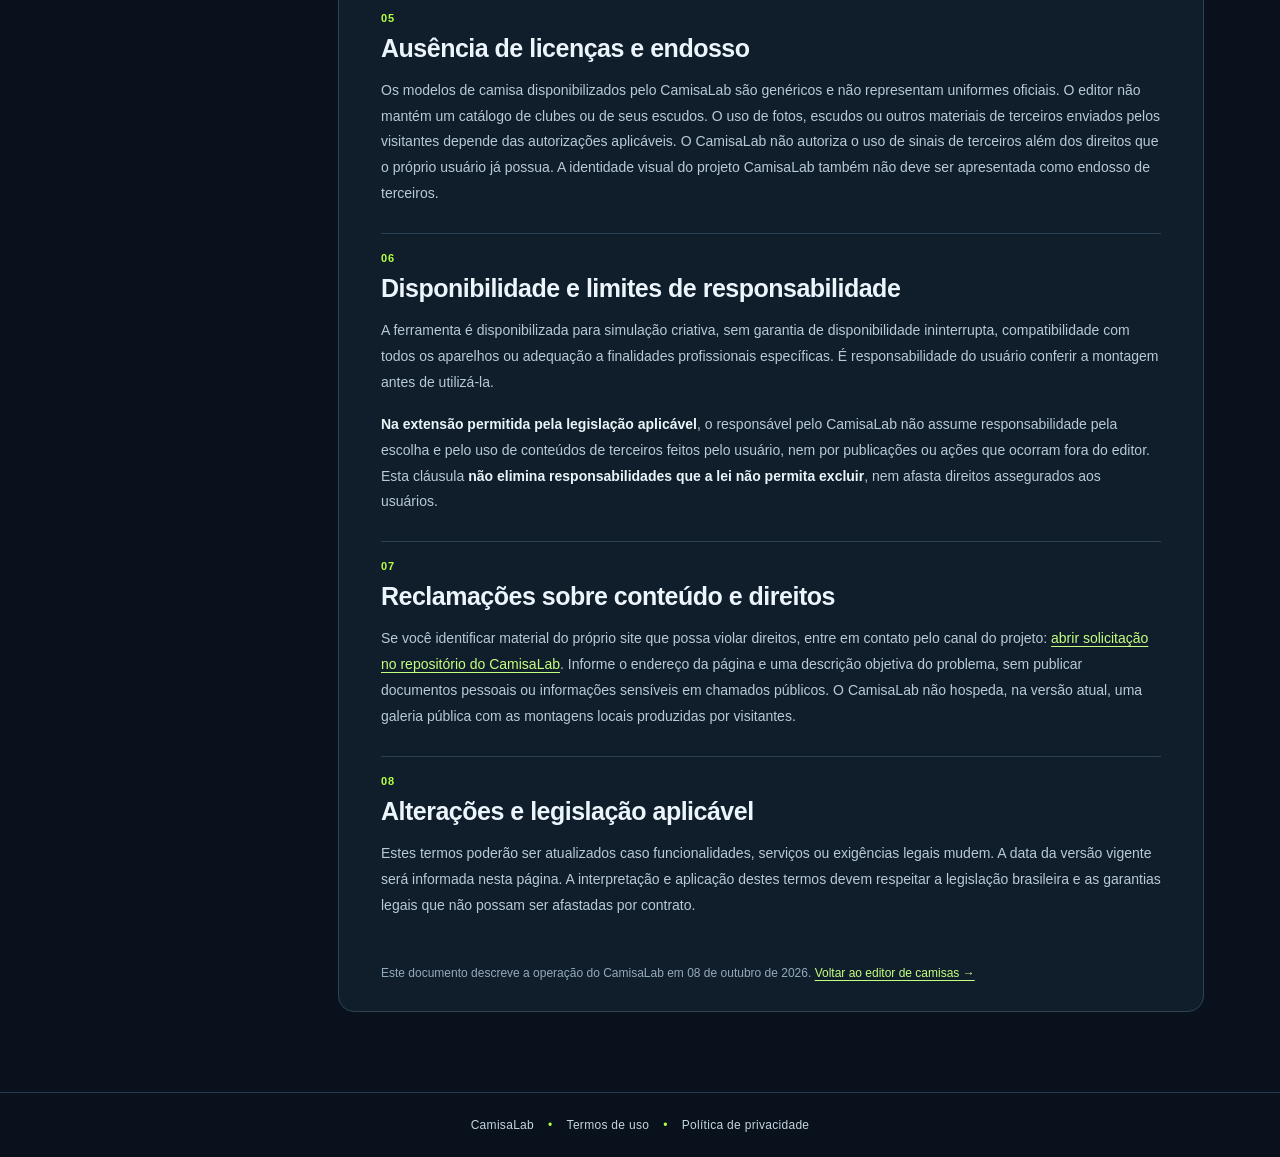
<file: termos.html>
<!doctype html>
<html lang="pt-BR">
<head>
<meta charset="UTF-8" />
<meta name="viewport" content="width=device-width, initial-scale=1" />
<meta name="theme-color" content="#09121d" />
<title>Termos de Uso e Responsabilidade | CamisaLab</title>
<meta name="description" content="Entenda as regras de uso do CamisaLab, a responsabilidade sobre fotos e logos escolhidos e o caráter não oficial das montagens." />
<meta name="robots" content="index, follow" />
<link rel="canonical" href="https://camisalab.vercel.app/termos.html" />
<meta property="og:type" content="website" />
<meta property="og:site_name" content="CamisaLab" />
<meta property="og:locale" content="pt_BR" />
<meta property="og:title" content="Termos de Uso e Responsabilidade | CamisaLab" />
<meta property="og:description" content="Entenda as regras de uso do CamisaLab, a responsabilidade sobre fotos e logos escolhidos e o caráter não oficial das montagens." />
<meta property="og:url" content="https://camisalab.vercel.app/termos.html" />
<link rel="stylesheet" href="styles.css" />
</head>
<body class="legal-page">
<header class="topbar">
<a class="brand" href="./" aria-label="CamisaLab, página inicial"><span class="brand-mark">CL<span>.</span></span><span class="brand-word">CAMISA<span>LAB</span></span></a>
<a class="legal-home-link" href="./">← Voltar ao editor</a>
</header>
<main class="legal-main">
 <div class="legal-hero">
   <span class="eyebrow">TRANSPARÊNCIA • CAMISALAB</span>
   <h1>Termos de Uso e Responsabilidade</h1>
   <p>Entenda as regras de uso do CamisaLab, a responsabilidade sobre fotos e logos escolhidos e o caráter não oficial das montagens.</p>
   <span class="legal-date">Última atualização: 08 de outubro de 2026</span>
 </div>
 <nav class="legal-switch" aria-label="Documentos legais">
 <a class="current" href="termos.html" aria-current="page">Termos e responsabilidade</a>
 <a class="" href="privacidade.html" >Política de privacidade</a>
 </nav>
 <div class="legal-layout">
   <aside class="legal-index" aria-label="Índice das seções"><span class="legal-index-title">NESTA PÁGINA</span><a href="#sec-01"><span>01</span> Sobre o CamisaLab</a>
<a href="#sec-02"><span>02</span> Arquivos e direitos de terceiros</a>
<a href="#sec-03"><span>03</span> Como o editor funciona</a>
<a href="#sec-04"><span>04</span> Condutas e responsabilidades do usuário</a>
<a href="#sec-05"><span>05</span> Ausência de licenças e endosso</a>
<a href="#sec-06"><span>06</span> Disponibilidade e limites de responsabilidade</a>
<a href="#sec-07"><span>07</span> Reclamações sobre conteúdo e direitos</a>
<a href="#sec-08"><span>08</span> Alterações e legislação aplicável</a></aside>
   <article class="legal-document">
   <section id="sec-01" class="legal-section"><span class="legal-count">01</span><h2>Sobre o CamisaLab</h2><p>O CamisaLab é uma ferramenta independente de edição visual destinada a simular a aplicação de nomes, textos, marcas e imagens em camisas de futebol. As montagens produzidas são <strong>conceituais e não oficiais</strong>. O serviço não representa, patrocina ou mantém vínculo com clubes, fabricantes, ligas ou titulares de marcas, salvo indicação expressa em contrário.</p></section>
<section id="sec-02" class="legal-section"><span class="legal-count">02</span><h2>Arquivos e direitos de terceiros</h2><p>Ao selecionar uma foto de camisa, escudo, logotipo, marca ou qualquer outro arquivo, o usuário declara que tem autorização ou outra base jurídica válida para realizar o uso pretendido e assume a responsabilidade pelas escolhas e pela utilização da montagem gerada.</p><p><strong>Baixar uma imagem da internet não significa receber uma licença para modificá-la, reproduzi-la, distribuí-la ou explorá-la comercialmente.</strong> Fotografias, escudos, elementos de uniformes, marcas e sinais distintivos podem ter titulares e regras próprias. O usuário deve verificar as permissões necessárias antes de publicar, vender, anunciar ou compartilhar criações.</p></section>
<section id="sec-03" class="legal-section"><span class="legal-count">03</span><h2>Como o editor funciona</h2><p>Na versão atual, os arquivos escolhidos no dispositivo são abertos e editados no próprio navegador. O código do editor não envia automaticamente fotos, logotipos ou textos inseridos pelos usuários a um banco de dados ou servidor do CamisaLab. A exportação para PNG também acontece no navegador.</p><p>Por não receber essas criações no fluxo normal do editor, o CamisaLab não tem conhecimento antecipado das imagens ou marcas escolhidas, nem realiza revisão prévia de cada montagem. Isso não afasta o cumprimento de obrigações legais que venham a ser aplicáveis à operação da plataforma.</p></section>
<section id="sec-04" class="legal-section"><span class="legal-count">04</span><h2>Condutas e responsabilidades do usuário</h2><p>O usuário compromete-se a não utilizar o CamisaLab para violar direitos autorais, marcas, imagem ou privacidade de terceiros; falsificar patrocínios ou afiliações; induzir pessoas a erro; praticar fraude; criar conteúdo ilícito; nem divulgar material ofensivo ou contrário à legislação aplicável.</p><p>O usuário é responsável por avaliar a legalidade da utilização dos elementos selecionados e dos fins dados ao arquivo final, inclusive quando a montagem for publicada fora do CamisaLab.</p></section>
<section id="sec-05" class="legal-section"><span class="legal-count">05</span><h2>Ausência de licenças e endosso</h2><p>Os modelos de camisa disponibilizados pelo CamisaLab são genéricos e não representam uniformes oficiais. O editor não mantém um catálogo de clubes ou de seus escudos. O uso de fotos, escudos ou outros materiais de terceiros enviados pelos visitantes depende das autorizações aplicáveis. O CamisaLab não autoriza o uso de sinais de terceiros além dos direitos que o próprio usuário já possua. A identidade visual do projeto CamisaLab também não deve ser apresentada como endosso de terceiros.</p></section>
<section id="sec-06" class="legal-section"><span class="legal-count">06</span><h2>Disponibilidade e limites de responsabilidade</h2><p>A ferramenta é disponibilizada para simulação criativa, sem garantia de disponibilidade ininterrupta, compatibilidade com todos os aparelhos ou adequação a finalidades profissionais específicas. É responsabilidade do usuário conferir a montagem antes de utilizá-la.</p><p><strong>Na extensão permitida pela legislação aplicável</strong>, o responsável pelo CamisaLab não assume responsabilidade pela escolha e pelo uso de conteúdos de terceiros feitos pelo usuário, nem por publicações ou ações que ocorram fora do editor. Esta cláusula <strong>não elimina responsabilidades que a lei não permita excluir</strong>, nem afasta direitos assegurados aos usuários.</p></section>
<section id="sec-07" class="legal-section"><span class="legal-count">07</span><h2>Reclamações sobre conteúdo e direitos</h2><p>Se você identificar material do próprio site que possa violar direitos, entre em contato pelo canal do projeto: <a href="https://github.com/elenilda10/CamisaLab/issues/new" target="_blank" rel="noopener noreferrer">abrir solicitação no repositório do CamisaLab</a>. Informe o endereço da página e uma descrição objetiva do problema, sem publicar documentos pessoais ou informações sensíveis em chamados públicos. O CamisaLab não hospeda, na versão atual, uma galeria pública com as montagens locais produzidas por visitantes.</p></section>
<section id="sec-08" class="legal-section"><span class="legal-count">08</span><h2>Alterações e legislação aplicável</h2><p>Estes termos poderão ser atualizados caso funcionalidades, serviços ou exigências legais mudem. A data da versão vigente será informada nesta página. A interpretação e aplicação destes termos devem respeitar a legislação brasileira e as garantias legais que não possam ser afastadas por contrato.</p></section>
   <p class="legal-ending">Este documento descreve a operação do CamisaLab em 08 de outubro de 2026. <a href="./">Voltar ao editor de camisas →</a></p>
   </article>
 </div>
</main>
<footer class="legal-footer"><a href="./">CamisaLab</a><span>•</span><a href="termos.html">Termos de uso</a><span>•</span><a href="privacidade.html">Política de privacidade</a></footer>
</body>
</html>
</file>
<file: styles.css>
:root{color-scheme:dark;--bg:#08111c;--card:#101d2b;--line:#263547;--soft:#8c9db0;--white:#edf5fc;--accent:#b4ff43;--accent2:#d5ff95}*{box-sizing:border-box}html{scroll-behavior:smooth}body{margin:0;font-family:Inter,"Segoe UI",Arial,sans-serif;background:radial-gradient(ellipse at 79% 1%,#162b39 0%,transparent 38%),var(--bg);color:var(--white);font-size:14px}button,input,select{font:inherit}button{cursor:pointer}a{color:inherit;text-decoration:none}.topbar{height:75px;border-bottom:1px solid #263547;display:flex;align-items:center;justify-content:space-between;padding:0 max(26px,calc((100vw - 1332px)/2));gap:16px}.brand{display:flex;align-items:center;gap:11px}.brand-mark{display:grid;place-items:center;width:43px;height:43px;border:2px solid var(--accent);font-weight:900;font-size:17px;border-radius:11px;letter-spacing:-2px;transform:skew(-5deg)}.brand-mark span{color:var(--accent)}.brand-word{font-weight:900;letter-spacing:.9px;font-size:18px}.brand-word span{color:var(--accent)}.top-pill{font-size:10px;letter-spacing:1.6px;font-weight:700;border:1px solid #334456;border-radius:100px;padding:10px 16px;color:#d2e3f0}.live-dot{display:inline-block;width:7px;height:7px;border-radius:50%;background:var(--accent);margin-right:8px;box-shadow:0 0 8px var(--accent)}.top-help{color:#c6d1dc;font-size:12px}.top-help span{color:var(--accent)}.shell{max-width:1332px;padding:47px 26px 50px;margin:auto}.intro{max-width:800px;margin-bottom:35px}.eyebrow{color:var(--accent);font-size:10px;letter-spacing:2.3px;font-weight:850}.intro h1{margin:15px 0 14px;font-size:clamp(43px,5.5vw,76px);line-height:1.015;font-weight:850;letter-spacing:-3.6px}.intro h1 em{font-style:normal;color:var(--accent)}.intro p{line-height:1.7;max-width:660px;font-size:15px;color:#aabacb;margin:0}.workspace{display:grid;grid-template-columns:minmax(310px,405px) minmax(0,1fr);align-items:start;gap:20px}.controls,.stage-panel{border:1px solid var(--line);background:var(--card);border-radius:16px;overflow:hidden;box-shadow:0 18px 50px #0002}.sidebar-heading{height:52px;display:flex;align-items:center;gap:9px;padding:0 22px;border-bottom:1px solid var(--line);font-size:10px;letter-spacing:1.4px;font-weight:850;color:#afbdcb}.mini-icon{font-size:16px;color:var(--accent)}.version{margin-left:auto;font-size:10px;border:1px solid #3b5060;border-radius:5px;padding:4px 6px;color:#768ca1}.panel-section{padding:22px;border-bottom:1px solid var(--line)}.panel-section:last-child{border-bottom:none}.section-top{display:flex;align-items:center;gap:11px;margin-bottom:20px}.step{width:29px;height:29px;flex:0 0 auto;display:grid;place-items:center;background:#22332b;color:var(--accent);font-size:11px;font-weight:900;border-radius:8px}.section-top h2{font-size:15px;margin:0;letter-spacing:-.3px}.panel-section label:not(.upload-tile):not(.color-field):not(.custom-swatch){display:block;font-weight:650;color:#b3c0cd;font-size:11px;margin:12px 0 8px}.field{display:block;background:#0b1622;border:1px solid #344658;border-radius:8px;color:#f1f6fb;height:40px;padding:0 13px;width:100%;outline:0}.field:focus-visible{border-color:var(--accent);box-shadow:0 0 0 3px #b4ff4320}.field option{background:#102030}.fine-note{font-size:10px;line-height:1.5;color:#8396aa;margin:10px 0 15px}.upload-tile{display:flex;align-items:center;gap:12px;border:1px dashed #456075;border-radius:10px;padding:14px 13px;cursor:pointer;transition:.2s;background:#122436}.upload-tile:hover,.upload-tile:focus-within{border-color:var(--accent);background:#193027}.upload-tile b,.upload-tile small{display:block}.upload-tile b{font-size:12px;color:#e6f2fb}.upload-tile small{font-size:10px;color:#8fa6b8;margin-top:5px;line-height:1.4}.upload-icon{font-weight:400;border:1px solid #425769;display:grid;place-items:center;color:var(--accent);border-radius:9px;width:36px;height:36px;flex-shrink:0;font-size:21px}.sponsor-upload{background:#182d29;border-color:#5a8351}.text-action{border:0;background:none;padding:9px 0 0;color:var(--accent);font-size:11px;text-align:left;text-decoration:underline}.custom-detail{margin:14px 0 16px;border:1px solid #324658;border-radius:9px;padding:10px 13px}.custom-detail summary{cursor:pointer;font-size:11px;color:#cad9e6;font-weight:700;list-style:none;display:flex;justify-content:space-between;align-items:center}.custom-detail summary::-webkit-details-marker{display:none}.custom-detail summary span{font-size:17px;color:var(--accent)}.detail-grid{display:grid;grid-template-columns:1fr 1fr;gap:12px;margin-top:8px}.color-field{display:flex;align-items:center;justify-content:space-between;gap:5px;font-size:10px;color:#b2c2d2}.color-field input{width:35px;height:28px;background:none;border:0;padding:0}.and-divider{display:flex;align-items:center;gap:8px;color:#788d9f;font-size:9px;font-weight:850;letter-spacing:1px;margin:17px 0 4px}.and-divider:before,.and-divider:after{content:"";height:1px;flex:1;background:#334557}.small-heading{font-size:10px;color:#aebfcb;letter-spacing:1px;font-weight:800;margin:19px 0 10px}.swatch-row{display:flex;align-items:center;flex-wrap:wrap;gap:6px}.swatch{border:1px solid #3b5265;background:#152637;color:#acbfcc;border-radius:6px;padding:8px 9px;font-size:10px;font-weight:650}.swatch.active{border-color:var(--accent);color:var(--accent);background:#24372d}.custom-swatch{display:flex;align-items:center;gap:6px;margin:0!important;font-size:10px!important;cursor:pointer}.custom-swatch input{border:0;padding:0;background:transparent;width:18px;height:16px;cursor:pointer}input[type=range]{width:100%;height:5px;margin:3px 0 17px;accent-color:var(--accent);cursor:pointer}.range-label{display:flex;align-items:center;justify-content:space-between;margin-bottom:5px}.range-label label{margin:0!important}.range-label output{color:var(--accent);font-size:11px;font-weight:750}.check-row{display:flex;justify-content:space-between;align-items:center;gap:12px;margin:3px 0 13px}.check-row label{margin:0!important;font-size:11px!important;line-height:1.4}.check-row input{accent-color:var(--accent);width:17px;height:17px;flex-shrink:0}.reset-button{border:1px solid #3d5267;background:transparent;border-radius:8px;width:100%;padding:11px 8px;color:#ccdae8;font-size:11px;font-weight:700}.reset-button:hover{background:#1d3042}.stage-toolbar{padding:20px 23px 16px;display:flex;justify-content:space-between;align-items:center;gap:12px}.stage-eyebrow{font-size:10px;letter-spacing:1.4px;color:var(--accent);font-weight:850;margin-bottom:5px}.stage-title{font-size:18px;letter-spacing:-.5px;font-weight:800}.preview-tag{color:#8fa3b1;border:1px solid #354b59;border-radius:5px;padding:6px 7px;font-size:9px;letter-spacing:.6px;white-space:nowrap}.canvas-holder{margin:0 23px;overflow:hidden;border-radius:10px;background:#07121b;position:relative}.canvas-holder:after{content:"";position:absolute;inset:0;pointer-events:none;border:1px solid #314759;border-radius:10px}canvas{display:block;width:100%;height:auto;touch-action:none;cursor:grab}canvas:active{cursor:grabbing}.stage-tip{display:flex;gap:10px;align-items:center;color:#91a7b8;font-size:11px;line-height:1.5;padding:15px 23px}.stage-tip>span:first-child{font-size:20px;color:var(--accent)}.stage-actions{display:flex;align-items:center;gap:10px;padding:0 23px 18px}.download-btn{height:52px;border:0;border-radius:9px;background:var(--accent);color:#182313;font-size:13px;font-weight:900;flex:1;transition:.2s}.download-btn span{font-size:21px;margin-right:8px;vertical-align:-1px}.download-btn:hover{background:#d5ff96;transform:translateY(-1px)}.minor-btn{height:52px;border:1px solid #405265;border-radius:9px;padding:0 16px;background:transparent;color:#c4d3dd;font-weight:700;font-size:11px}.stage-footnote{border-top:1px solid var(--line);padding:13px 23px 18px;color:#7790a0;font-size:10px;line-height:1.6}.howto{border-top:1px solid #273849;margin-top:62px;padding-top:38px}.howto h2{font-size:clamp(25px,3vw,36px);letter-spacing:-1.1px;margin:12px 0 24px}.howto-cards{display:grid;grid-template-columns:repeat(3,1fr);gap:12px}.howto-cards>div{border:1px solid #2b3e50;background:#111e2b;border-radius:11px;padding:20px}.howto-cards span{color:var(--accent);font-size:12px;font-weight:900}.howto-cards h3{font-size:16px;margin:14px 0 7px}.howto-cards p{font-size:12px;line-height:1.6;margin:0;color:#92a7b8}footer{padding:25px;text-align:center;color:#667f91;font-size:10px;letter-spacing:1.2px;border-top:1px solid #233546}footer span{color:var(--accent);margin:0 12px}@media(max-width:940px){.workspace{grid-template-columns:minmax(0,1fr)}.controls{display:grid;grid-template-columns:repeat(2,minmax(0,1fr))}.sidebar-heading{grid-column:1/-1}.panel-section:last-child{grid-column:1/-1}.panel-section:nth-child(2){border-right:1px solid var(--line)}.stage-panel{max-width:760px;width:100%;margin:auto}}@media(max-width:630px){.topbar{height:66px;padding:0 17px}.top-pill{display:none}.shell{padding:32px 14px 40px}.intro h1{font-size:51px;letter-spacing:-2.3px}.intro p{font-size:13px}.workspace{gap:14px}.controls{display:block}.panel-section:nth-child(2){border-right:none}.panel-section:last-child{grid-column:auto}.stage-toolbar{padding:17px 14px 13px}.canvas-holder{margin:0 12px}.stage-tip{padding:14px}.stage-actions{padding:0 12px 15px}.stage-footnote{padding:12px}.stage-title{font-size:15px}.preview-tag{font-size:8px}.howto{margin-top:45px}.howto-cards{grid-template-columns:1fr}.top-help{font-size:11px}.brand-word{font-size:16px}.stage-actions{gap:7px}.minor-btn{padding:0 10px}}@media(prefers-reduced-motion:reduce){*{scroll-behavior:auto!important;transition:none!important}}

/* CamisaLab 2.0 — edição guiada sem perder a identidade visual */
.section-description{margin:-7px 0 17px;color:#8fa8ba;line-height:1.55;font-size:11px}
.type-picker{display:grid;grid-template-columns:1fr 1fr;gap:9px;margin-bottom:14px}
.type-option{min-height:79px;display:flex;align-items:center;gap:10px;padding:12px 10px;border:1px solid #365065;background:#112132;border-radius:11px;color:#c0d0dd;text-align:left;transition:background .18s,border-color .18s,box-shadow .18s}
.type-option.active{background:linear-gradient(135deg,#253c2c,#1c302b);border-color:var(--accent);box-shadow:0 0 0 1px #b4ff4333 inset}
.type-icon{width:32px;height:32px;flex:none;border:1px solid #486071;border-radius:8px;display:grid;place-items:center;color:var(--accent);font-size:21px}
.type-letter{font-weight:900;font-size:16px}.type-option strong,.type-option small{display:block}.type-option strong{font-size:11px;color:#f1f8fc;line-height:1.3}.type-option small{font-size:10px;color:#91a7ba;margin-top:5px}
.mode-fields{animation:fadeIn .16s ease-out}.mode-fields[hidden], [hidden]{display:none!important}
.text-format-grid{display:grid;grid-template-columns:1fr 1fr;gap:10px}.text-format-grid .field{font-size:11px;padding:0 9px}
.position-grid{display:grid;grid-template-columns:repeat(3,minmax(0,1fr));gap:8px}
.position-option{position:relative;min-height:74px;display:flex;flex-direction:column;gap:8px;align-items:center;justify-content:center;border-radius:9px;border:1px solid #334859;background:#0c1a28;color:#a9bdcd;font-size:10px;font-weight:680;padding:9px 3px;transition:background .18s,border-color .18s}
.position-option:hover{border-color:#71899a;background:#182b3a}.position-option.active{background:#23372e;border-color:var(--accent);color:#f0ffe0}.position-symbol{color:#a0b8cb;font-size:20px;height:22px;line-height:22px}.position-option.active .position-symbol{color:var(--accent)}.filled-indicator{display:none;position:absolute;right:7px;top:7px;height:6px;width:6px;background:var(--accent);border-radius:50%}.position-option[data-filled="true"] .filled-indicator{display:block}
.area-status{margin-top:13px;padding:11px 12px;border:1px solid #2e4751;background:#11242c;border-radius:9px;font-size:11px;color:#b3c8d0;line-height:1.5}.area-status b{color:#e4f1ed}.area-buttons{margin-top:10px}.add-area-btn{background:#b4ff43;color:#1e2b1b;border:0;width:100%;padding:11px;border-radius:8px;font-size:11px;font-weight:850}.clear-area-btn{width:100%;background:none;color:#a8bbca;border:1px solid #364858;border-radius:8px;padding:10px;font-weight:650;font-size:11px}.clear-area-btn:hover{color:#fff;border-color:#79909f}
.advanced-detail{margin:4px 0 14px}.advanced-inner{padding-top:14px}.advanced-inner input[type=range]{margin-bottom:17px}
input:disabled,button:disabled,select:disabled{opacity:.45;cursor:not-allowed}
.type-option:focus-visible,.position-option:focus-visible,.add-area-btn:focus-visible,.clear-area-btn:focus-visible{outline:2px solid var(--accent);outline-offset:2px}
@keyframes fadeIn{from{opacity:.6;transform:translateY(-3px)}to{opacity:1;transform:translateY(0)}}
@media(max-width:940px){.controls{display:block}.panel-section:nth-child(2){border-right:none}.panel-section:last-child{grid-column:auto}.workspace{grid-template-columns:minmax(0,1fr)}.stage-panel{max-width:780px}}
@media(min-width:941px){.stage-panel{position:sticky;top:15px}}
@media(max-width:420px){.position-grid{grid-template-columns:repeat(3,minmax(0,1fr))}.type-option{padding:9px 7px;gap:7px}.type-icon{width:28px;height:28px}.position-option{font-size:9px}.type-option strong{font-size:10px}}


/* CamisaLab 2.1 — movimento livre com precisão */
.free-move-box{margin-top:14px;padding:14px 13px;border:1px solid #2f4554;border-radius:10px;background:linear-gradient(180deg,#0f202e,#102331)}
.move-heading{margin:0 0 8px}
.move-help{margin:0 0 13px;color:#8fa8ba;line-height:1.55;font-size:11px}
.nudge-layout{display:grid;grid-template-columns:120px 1fr;gap:13px;align-items:center}
.nudge-pad{display:flex;flex-direction:column;align-items:center;gap:8px}
.nudge-middle{display:flex;align-items:center;gap:8px}
.nudge-btn,.nudge-center{width:34px;height:34px;border-radius:10px;border:1px solid #405767;background:#132637;color:#d5e4ee;font-size:16px;font-weight:800;display:grid;place-items:center;transition:background .18s,border-color .18s,transform .18s}
.nudge-btn:hover,.nudge-center:hover{background:#203344;border-color:#8babba}.nudge-btn:active,.nudge-center:active{transform:translateY(1px)}
.nudge-center{background:#22392e;border-color:var(--accent);color:var(--accent);font-size:20px}
.axis-controls{display:grid;gap:8px}
.axis-controls .range-label{margin-bottom:4px}
.axis-controls input[type=range]{margin-bottom:4px}
@media(max-width:420px){.nudge-layout{grid-template-columns:1fr}.nudge-pad{margin-bottom:4px}}


/* CamisaLab 2.2 — rotação 360° simplificada */
.rotate-box{margin-top:12px;padding:14px 13px;border:1px solid #32485a;border-radius:10px;background:linear-gradient(180deg,#10212f,#112534)}
.rotate-layout{display:grid;gap:10px}
.rotate-buttons{display:grid;grid-template-columns:1fr auto 1fr;gap:8px}
.rotate-btn{min-height:40px;border-radius:10px;border:1px solid #405767;background:#132637;color:#d5e4ee;font-size:12px;font-weight:800;padding:0 10px;transition:background .18s,border-color .18s,transform .18s}
.rotate-btn:hover{background:#203344;border-color:#8babba}.rotate-btn:active{transform:translateY(1px)}
.rotate-btn.center{background:#22392e;border-color:var(--accent);color:var(--accent);min-width:62px}


/* CamisaLab 2.3 — gesto de rotação e foco na prévia */
@media(max-width:940px){.stage-panel{order:1}.controls{order:2}}
@media(max-width:630px){.workspace{display:flex;flex-direction:column}.stage-panel{order:1}.controls{order:2}}
.canvas-holder.is-rotating{box-shadow:0 0 0 1px #b4ff4377 inset,0 0 0 10px #b4ff4308}


/* CamisaLab 3.0 — painel estilo home screen + alças táteis */
.app-dock{display:grid;grid-template-columns:repeat(4,minmax(0,1fr));gap:10px;padding:16px 16px 0}
.dock-app{border:1px solid #324656;background:linear-gradient(180deg,#102130,#0d1c2b);color:#b5c8d8;border-radius:16px;min-height:88px;padding:10px 6px;display:flex;flex-direction:column;align-items:center;justify-content:center;gap:8px;font-size:10px;font-weight:800;text-align:center;transition:transform .18s,background .18s,border-color .18s,box-shadow .18s}
.dock-app .dock-icon{font-size:24px;line-height:1}.dock-app.active{border-color:var(--accent);background:linear-gradient(180deg,#22392e,#14242f);color:#efffe0;box-shadow:0 0 0 1px #b4ff4338 inset}.dock-app:hover{transform:translateY(-1px);border-color:#6e8997}
.control-pages{display:flex;gap:14px;overflow-x:auto;scroll-snap-type:x mandatory;padding:14px 16px 16px;scrollbar-width:none}.control-pages::-webkit-scrollbar{display:none}
.control-page{scroll-snap-align:start;min-width:100%;border-radius:16px;overflow:hidden}
.control-page .section-top h2{font-size:17px}
@media(min-width:941px){.app-dock{padding:18px 18px 0}.control-pages{padding:16px 18px 18px}.control-page{min-width:calc(50% - 7px)}}
@media(max-width:630px){.controls{padding-bottom:8px}.app-dock{position:sticky;top:10px;z-index:3;background:linear-gradient(180deg,#0d1823 75%,#0d182300);padding:14px 12px 8px;margin:0 -1px}.dock-app{min-height:74px;border-radius:14px;font-size:9px}.dock-app .dock-icon{font-size:21px}.control-pages{padding:10px 12px 14px}.control-page{min-width:100%}}
.canvas-holder.is-transforming{box-shadow:0 0 0 1px #b4ff4390 inset,0 0 0 10px #b4ff4310}

.sidebar-heading{min-width:100%;}


/* CamisaLab 3.1 — correção estrutural do layout responsivo */
html,body{max-width:100%;overflow-x:clip}
.shell,.intro,.workspace,.controls,.stage-panel,.app-dock,.control-pages,.control-page{min-width:0}
.workspace{width:100%;max-width:100%}
.controls,.stage-panel{width:100%;max-width:100%;min-width:0}
.controls{display:block}
.app-dock{width:100%;min-width:0;grid-template-columns:repeat(4,minmax(0,1fr))}
.dock-app{min-width:0;width:100%;overflow-wrap:anywhere}
.control-pages{width:100%;max-width:100%;min-width:0;display:flex;gap:12px;overflow-x:auto;overscroll-behavior-x:contain;scroll-padding-left:14px;scroll-snap-type:x mandatory;padding:14px;touch-action:pan-x pan-y}
.control-page{min-width:0;width:auto;max-width:none;flex:0 0 calc(100% - 28px);scroll-snap-align:start;scroll-snap-stop:always;border:1px solid #263d50;background:#111f2e;border-radius:14px;align-self:flex-start}
.stage-panel{margin:0}
@media(min-width:941px){
  .workspace{display:grid;grid-template-columns:minmax(310px,405px) minmax(0,1fr)}
  .control-pages{padding:14px}
  .control-page{flex:0 0 calc(100% - 28px)}
  .stage-panel{max-width:none}
}
@media(min-width:631px) and (max-width:940px){
  .workspace{display:flex;flex-direction:column}
  .stage-panel{order:1;max-width:780px;align-self:center}
  .controls{order:2}
}
@media(max-width:630px){
  .shell{padding:19px 12px 35px;max-width:100%}
  .topbar{padding-inline:14px;max-width:100%}
  .intro{margin-bottom:17px}
  .intro h1{font-size:clamp(32px,10vw,43px);letter-spacing:-1.6px;margin:10px 0 9px}
  .intro p{font-size:12px;line-height:1.55;max-width:36ch}
  .eyebrow{font-size:9px;letter-spacing:1.5px}
  .workspace{display:flex;flex-direction:column;gap:14px;min-width:0;width:100%}
  .stage-panel{order:1;width:100%;max-width:100%;align-self:stretch}
  .controls{order:2;width:100%;max-width:100%;min-width:0}
  .stage-toolbar{padding:15px 13px 11px}
  .canvas-holder{margin-inline:10px}
  .stage-actions{padding-inline:10px}
  .stage-tip{padding:12px}
  .app-dock{position:static;padding:12px 9px 4px;gap:7px;background:none}
  .dock-app{min-height:68px;border-radius:12px;padding:7px 3px;font-size:10px}
  .dock-app .dock-icon{font-size:20px}
  .control-pages{padding:10px;gap:10px;scroll-padding-left:10px}
  .control-page{flex-basis:calc(100% - 20px);min-width:0}
  .panel-section{padding:15px}
  .sidebar-heading{padding-inline:13px}
  .stage-title{font-size:14px}
  .stage-footnote{padding:12px;font-size:9px}
  .howto{margin-top:30px}
}
@media(max-width:360px){
  .dock-app{font-size:9px}
  .panel-section{padding:13px}
  .stage-toolbar{gap:5px}
  .preview-tag{padding:5px 4px;font-size:7px}
}

/* Altura acompanha o cartão selecionado, sem espaço vazio sob o painel */
.control-pages{align-items:flex-start;overflow-y:hidden;transition:height .22s ease;}
.control-page{align-self:flex-start;}
@media(prefers-reduced-motion:reduce){.control-pages{transition:none}}


/* CamisaLab 3.2 — rolagem livre sobre a camisa */
/* Antes o canvas impedia qualquer swipe vertical na prévia. */
#shirtCanvas{touch-action:pan-y;cursor:default}
.sponsor-hit-layer{position:absolute;inset:0;pointer-events:none;z-index:2}
.sponsor-hit-target{position:absolute;pointer-events:auto;touch-action:none;background:transparent;cursor:grab;user-select:none;-webkit-user-select:none}
.sponsor-hit-target:active{cursor:grabbing}
.sponsor-hit-handle{width:46px;height:46px;transform:translate(-50%,-50%);border-radius:50%;z-index:12}
.jump-to-controls{display:none;width:calc(100% - 24px);margin:0 12px 12px;border:1px solid #749b4c;background:#21392d;color:#d7ffab;border-radius:10px;padding:13px 9px;font-size:12px;font-weight:800;cursor:pointer}
@media(max-width:940px){.jump-to-controls{display:block}}


/* CamisaLab — páginas legais e navegação institucional */
.legal-nav-entry{display:flex;align-items:center;flex-wrap:wrap;gap:12px;margin:-15px 0 28px;border:1px solid #2a3f51;border-radius:14px;background:linear-gradient(120deg,#132737aa,#0c1d2c);padding:13px 16px}
.legal-nav-label{font-size:10px;font-weight:850;letter-spacing:1px;color:#9ab0c2;text-transform:uppercase}
.legal-nav-actions{display:flex;align-items:center;flex-wrap:wrap;gap:9px}
.legal-nav-actions a{display:inline-flex;align-items:center;gap:5px;padding:9px 12px;border:1px solid #415467;border-radius:9px;color:#e2edf4;font-size:12px;font-weight:700;background:#132435;transition:border-color .18s,background .18s}
.legal-nav-actions a:hover,.legal-nav-actions a:focus-visible{border-color:var(--accent);background:#20362f;outline-offset:3px}
.legal-nav-actions .external-mark{color:var(--accent);font-weight:900}
.site-footer{display:flex;justify-content:center;align-items:center;flex-wrap:wrap;gap:7px 13px;letter-spacing:.5px}
.site-footer a,.legal-footer a{color:#c4d5df;text-decoration:none}
.site-footer a:hover,.legal-footer a:hover{color:var(--accent);text-decoration:underline}
.site-footer .footer-main{color:#7f97a8;text-transform:uppercase;font-weight:650}
.site-footer .footer-dot{margin:0;color:var(--accent)}
.legal-home-link{color:#dceaf0;font-weight:750;font-size:12px;border:1px solid #435667;padding:10px 14px;border-radius:11px}
.legal-home-link:hover{border-color:var(--accent);color:var(--accent)}
.legal-main{max-width:1180px;margin:0 auto;padding:50px 26px 80px}
.legal-hero{padding:26px 0 35px;border-bottom:1px solid #2b4253}
.legal-hero h1{font-size:clamp(31px,5.5vw,56px);line-height:1.08;margin:16px 0;letter-spacing:-1.8px;max-width:800px}
.legal-hero p{max-width:770px;color:#b2c3cf;line-height:1.7;font-size:15px;margin:0 0 15px}
.legal-date{font-size:11px;color:#9fbdc4}
.legal-switch{display:flex;flex-wrap:wrap;gap:8px;margin:23px 0 30px}
.legal-switch a{border:1px solid #345062;background:#122535;color:#acc2d1;padding:11px 16px;border-radius:11px;font-size:12px;font-weight:780}
.legal-switch a.current{background:#253d2c;color:#daffae;border-color:var(--accent)}
.legal-switch a:hover{border-color:#93bb6a}
.legal-layout{display:grid;grid-template-columns:minmax(0,240px) minmax(0,1fr);gap:22px;align-items:start}
.legal-index{background:#101f2d;border:1px solid #2e4352;border-radius:15px;padding:18px;position:sticky;top:15px;display:grid;gap:12px}
.legal-index-title{color:var(--accent);font-size:10px;letter-spacing:1.7px;font-weight:850;padding-bottom:8px}
.legal-index a{display:flex;align-items:baseline;gap:10px;color:#b3c6d3;font-size:12px;line-height:1.5}
.legal-index a:hover{color:var(--accent)}
.legal-index a span{color:var(--accent);font-size:10px;font-weight:900}
.legal-document{background:#101e2b;border:1px solid #2d4354;border-radius:16px;padding:28px clamp(18px,4vw,42px)}
.legal-section{scroll-margin-top:22px;padding:18px 0 26px}
.legal-section:not(:last-of-type){border-bottom:1px solid #2b4153}
.legal-count{display:block;color:var(--accent);font-size:11px;letter-spacing:1px;font-weight:900}
.legal-section h2{margin:10px 0 15px;font-size:clamp(20px,2.6vw,25px);letter-spacing:-.5px}
.legal-section p{color:#b7cad6;line-height:1.85;font-size:14px;margin:0 0 16px}
.legal-section p:last-child{margin-bottom:0}
.legal-section strong{color:#eaf5fa}
.legal-section a,.legal-ending a{color:#c5ff80;text-decoration:underline;text-underline-offset:3px;overflow-wrap:anywhere}
.legal-ending{margin:18px 0 0;color:#93aabd;font-size:12px;line-height:1.7}
.legal-footer{padding:25px;text-align:center;display:flex;justify-content:center;flex-wrap:wrap;align-items:center;gap:8px;color:#89a1b0;border-top:1px solid #263d4e;font-size:12px;letter-spacing:.3px}
.legal-footer span{color:var(--accent);margin:0 6px}
@media(max-width:780px){
 .legal-main{padding:22px 12px 46px}
 .legal-hero{padding:15px 5px 24px}
 .legal-hero h1{font-size:clamp(30px,8.6vw,44px);letter-spacing:-1.25px}
 .legal-hero p{font-size:13px}
 .legal-layout{grid-template-columns:minmax(0,1fr)}
 .legal-index{position:static;padding:13px;grid-template-columns:repeat(2,minmax(0,1fr));gap:10px}
 .legal-index-title{grid-column:1/-1}
 .legal-document{padding:16px}
 .legal-section p{font-size:13px;line-height:1.75}
 .legal-nav-entry{margin:-5px 0 18px;padding:12px}
 .legal-nav-label{width:100%}
 .legal-nav-actions{width:100%}
 .legal-nav-actions a{flex:1;justify-content:center;text-align:center;font-size:11px;padding:11px 7px}
}
@media(max-width:400px){
 .legal-index{grid-template-columns:1fr}
 .legal-switch a{flex:1;text-align:center}
 .legal-nav-actions{flex-direction:column;align-items:stretch}
 .legal-nav-actions a{width:100%}
}


/* CamisaLab 3.4 — modelos genéricos sem seleção de clubes */
.model-heading{margin:18px 0 9px;color:#b4ff43}
.model-upload{margin-top:12px;min-height:88px;border:1px dashed #4d7688;background:linear-gradient(120deg,#153a36,#122334);border-radius:13px}
.model-upload.is-active{border-style:solid;border-color:var(--accent);background:#21372f}
.model-grid{--model-primary:#f2f4f6;--model-secondary:#203f62;display:grid;grid-template-columns:repeat(3,minmax(0,1fr));gap:9px;margin:8px 0 16px}
.model-choice{min-width:0;min-height:108px;display:flex;flex-direction:column;align-items:center;justify-content:center;gap:9px;padding:10px 5px;border:1px solid #324d5d;background:linear-gradient(180deg,#1a2d3e,#102030);border-radius:13px;color:#d8e5ed;font-size:10px;font-weight:750;line-height:1.2;text-align:center;transition:border-color .18s,background .18s,transform .18s}
.model-choice:hover,.model-choice:focus-visible{border-color:#9cce71;background:#203c41}
.model-choice.active{border-color:var(--accent);color:#edffdf;background:linear-gradient(180deg,#254536,#15302a);box-shadow:inset 0 0 0 1px #b4ff4360}
.model-mini{display:block;width:57px;height:57px;flex:none;border:1px solid #ffffff66;clip-path:polygon(29% 0%,42% 0%,45% 10%,55% 10%,58% 0%,71% 0%,100% 20%,88% 47%,75% 38%,75% 100%,25% 100%,25% 38%,12% 47%,0% 20%);background:var(--model-primary)}
.model-mini.mini-vertical{background:repeating-linear-gradient(90deg,var(--model-primary) 0 9px,var(--model-secondary) 9px 17px)}
.model-mini.mini-horizontal{background:repeating-linear-gradient(0deg,var(--model-primary) 0 10px,var(--model-secondary) 10px 17px)}
.model-mini.mini-sash{background:linear-gradient(125deg,var(--model-primary) 0 35%,var(--model-secondary) 35% 58%,var(--model-primary) 58%)}
.model-mini.mini-half{background:linear-gradient(90deg,var(--model-primary) 0 50%,var(--model-secondary) 50%)}
.model-mini.mini-pinstripes{background:repeating-linear-gradient(90deg,var(--model-primary) 0 8px,var(--model-secondary) 8px 11px)}
.model-mini.mini-center{background:linear-gradient(90deg,var(--model-primary) 0 36%,var(--model-secondary) 36% 64%,var(--model-primary) 64%)}
.model-colors{padding:13px 13px 3px;border:1px solid #2c4654;border-radius:13px;background:#101f2c;margin-bottom:14px}
.model-colors .small-heading{margin:0 0 10px;color:#b4ff43}
.model-status{margin:12px 0 2px;color:#a8c0c6;line-height:1.55}
.optional{font-size:10px;font-weight:500;color:#839bad}
@media(max-width:420px){.model-grid{grid-template-columns:repeat(2,minmax(0,1fr))}.model-choice{min-height:96px}.model-mini{width:49px;height:49px}}


/* CamisaLab 3.5 — menu lateral institucional acessível */
.topbar-start{display:flex;align-items:center;gap:16px;min-width:0}
.site-menu-toggle{width:44px;height:44px;flex:0 0 44px;display:grid;place-items:center;border:1px solid #365063;border-radius:12px;background:#142536;color:#eff8fc;transition:background .2s,border-color .2s}
.site-menu-toggle:hover,.site-menu-toggle:focus-visible{border-color:var(--accent);background:#203832}
.site-menu-hamburger{display:grid;gap:5px;width:20px}
.site-menu-hamburger span{display:block;width:100%;height:2px;background:currentColor;border-radius:2px}
.site-menu-backdrop{position:fixed;inset:0;z-index:1100;background:#030b13bb;backdrop-filter:blur(4px);-webkit-backdrop-filter:blur(4px)}
.site-menu-backdrop[hidden]{display:none!important}
.site-side-menu{position:fixed;z-index:1101;top:0;left:0;bottom:0;width:min(370px,90vw);height:100vh;height:100dvh;overflow-y:auto;overscroll-behavior:contain;padding:25px 20px 23px;display:flex;flex-direction:column;gap:20px;border-right:1px solid #385565;background:linear-gradient(163deg,#152c3d 0%,#0b1826 52%,#09131d 100%);box-shadow:15px 0 45px #0009;transform:translateX(-105%);visibility:hidden;transition:transform .26s ease,visibility .26s}
.site-menu-open .site-side-menu{transform:translateX(0);visibility:visible}
body.site-menu-open{overflow:hidden}
.site-menu-head{display:flex;align-items:center;justify-content:space-between;gap:14px;padding-bottom:20px;border-bottom:1px solid #355060}
.site-menu-overline{color:var(--accent);font-size:10px;letter-spacing:2px;font-weight:850}
.site-menu-head h2{font-size:21px;letter-spacing:-.7px;margin:7px 0 0;line-height:1.3}
.site-menu-head h2 span{color:var(--accent)}
.site-menu-close{width:42px;height:42px;flex-shrink:0;border:1px solid #425b6a;background:#1b3041;color:#e7f4ff;border-radius:11px;font-size:28px;font-weight:400;line-height:1}
.site-menu-close:hover,.site-menu-close:focus-visible{border-color:var(--accent);color:var(--accent)}
.site-side-nav{display:flex;flex-direction:column;gap:8px}
.site-menu-label{display:block;font-size:10px;font-weight:850;letter-spacing:1.6px;color:#91abbd;margin:9px 6px 6px}
.site-menu-divider{border-top:1px solid #324656;padding-top:24px;margin-top:17px}
.site-menu-link{display:flex;align-items:center;gap:13px;border:1px solid transparent;border-radius:12px;padding:12px 11px;min-height:52px;font-size:13px;font-weight:700;color:#e1edf6;background:#152839;line-height:1.45}
.site-menu-link:hover,.site-menu-link:focus-visible{border-color:var(--accent);background:#213d39;color:#fff;outline-offset:2px}
.site-menu-icon{display:grid;place-items:center;flex:0 0 31px;width:31px;height:31px;border-radius:9px;background:#284452;color:#b4ff43;font-size:19px;font-weight:800}
.site-menu-arrow{margin-left:auto;font-size:19px;color:var(--accent);flex-shrink:0}
.site-menu-note{display:flex;align-items:center;gap:10px;margin-top:auto;border-top:1px solid #304656;padding:19px 5px 3px;color:#95abb9;font-size:11px;line-height:1.6}
.site-menu-note-dot{width:8px;height:8px;flex:0 0 8px;border-radius:50%;background:var(--accent)}
@media(max-width:630px){
 .topbar-start{gap:10px}
 .site-menu-toggle{width:40px;height:40px;flex-basis:40px;border-radius:10px}
 .topbar .brand{gap:8px}
 .topbar .brand-mark{width:37px;height:37px;font-size:15px}
 .topbar .brand-word{font-size:15px}
 .topbar .top-help{font-size:11px}
 .site-side-menu{padding:21px 17px 19px}
}
@media(max-width:365px){
 .topbar .brand-word{font-size:13px;letter-spacing:0}
 .topbar .top-help{font-size:10px}
 .topbar-start{gap:7px}
 .site-menu-toggle{width:38px;height:38px;flex-basis:38px}
}
@media(prefers-reduced-motion:reduce){.site-side-menu{transition:none}}
</file>
